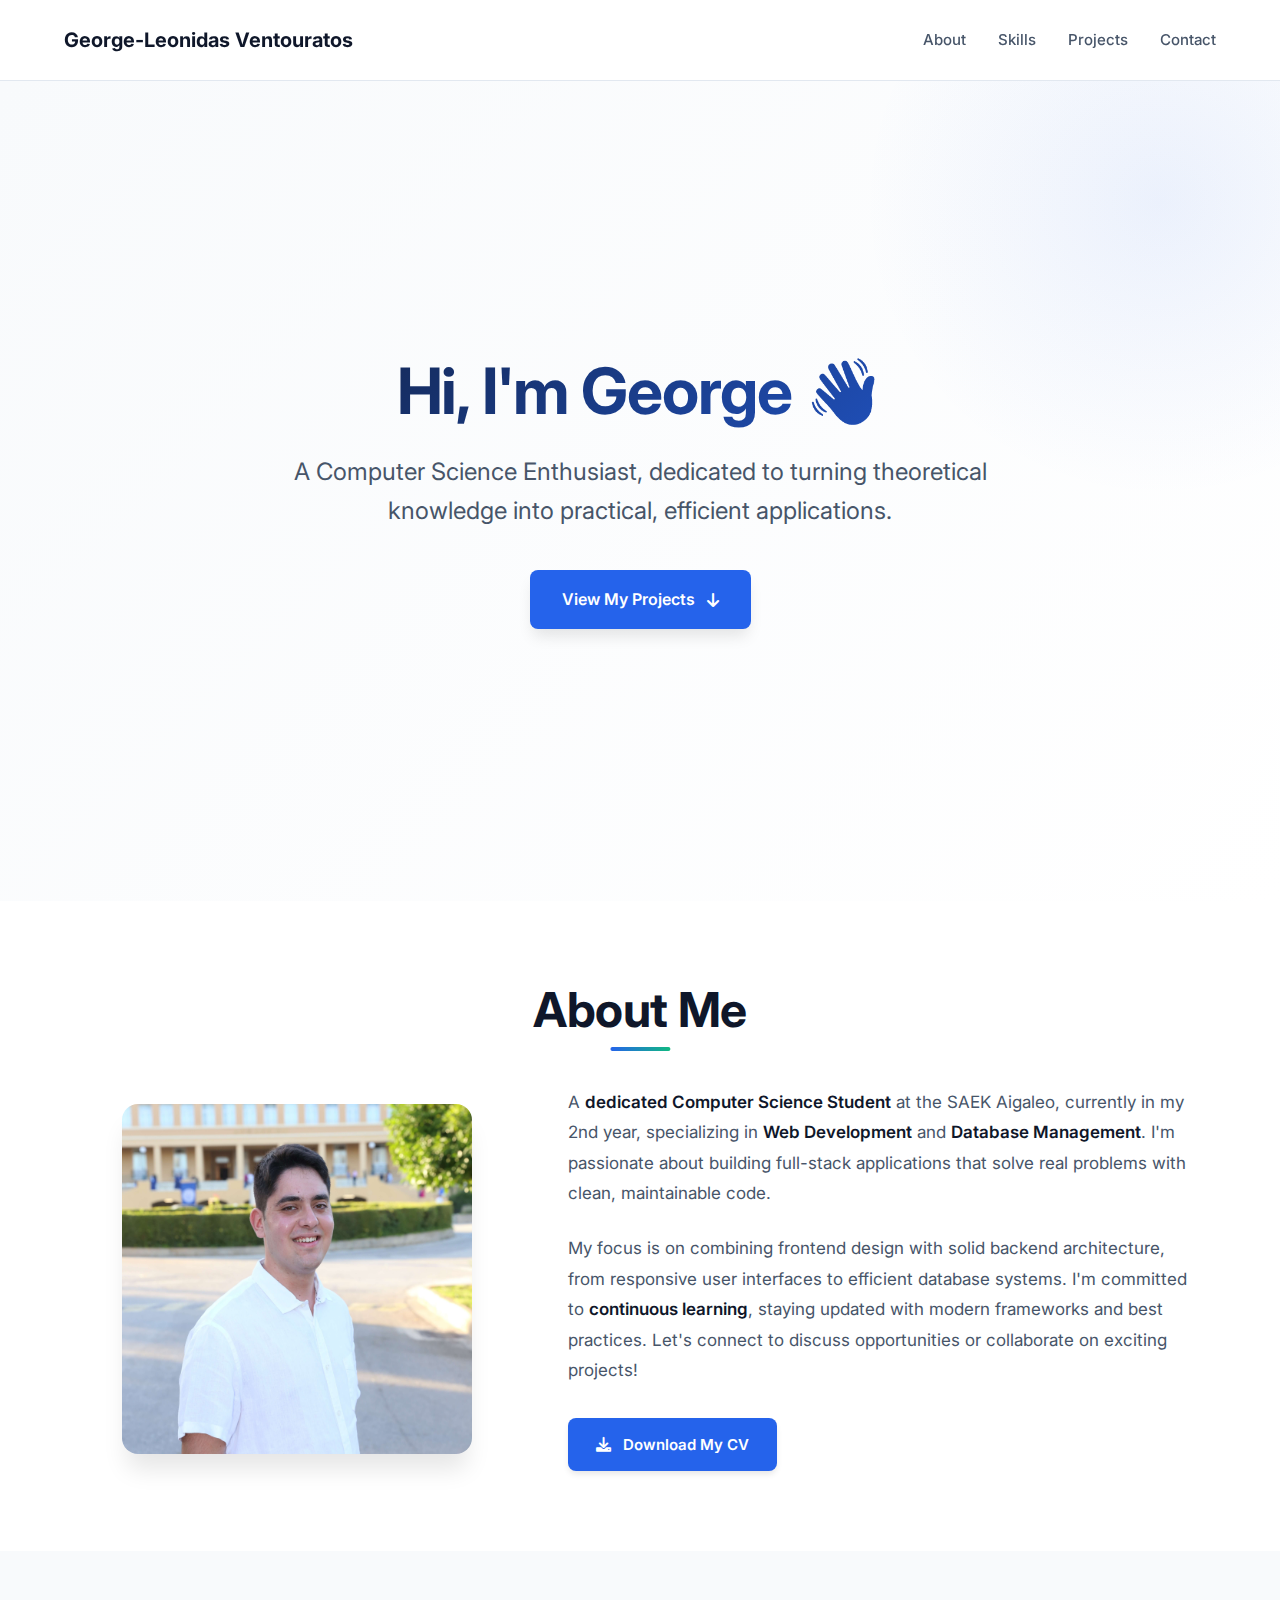
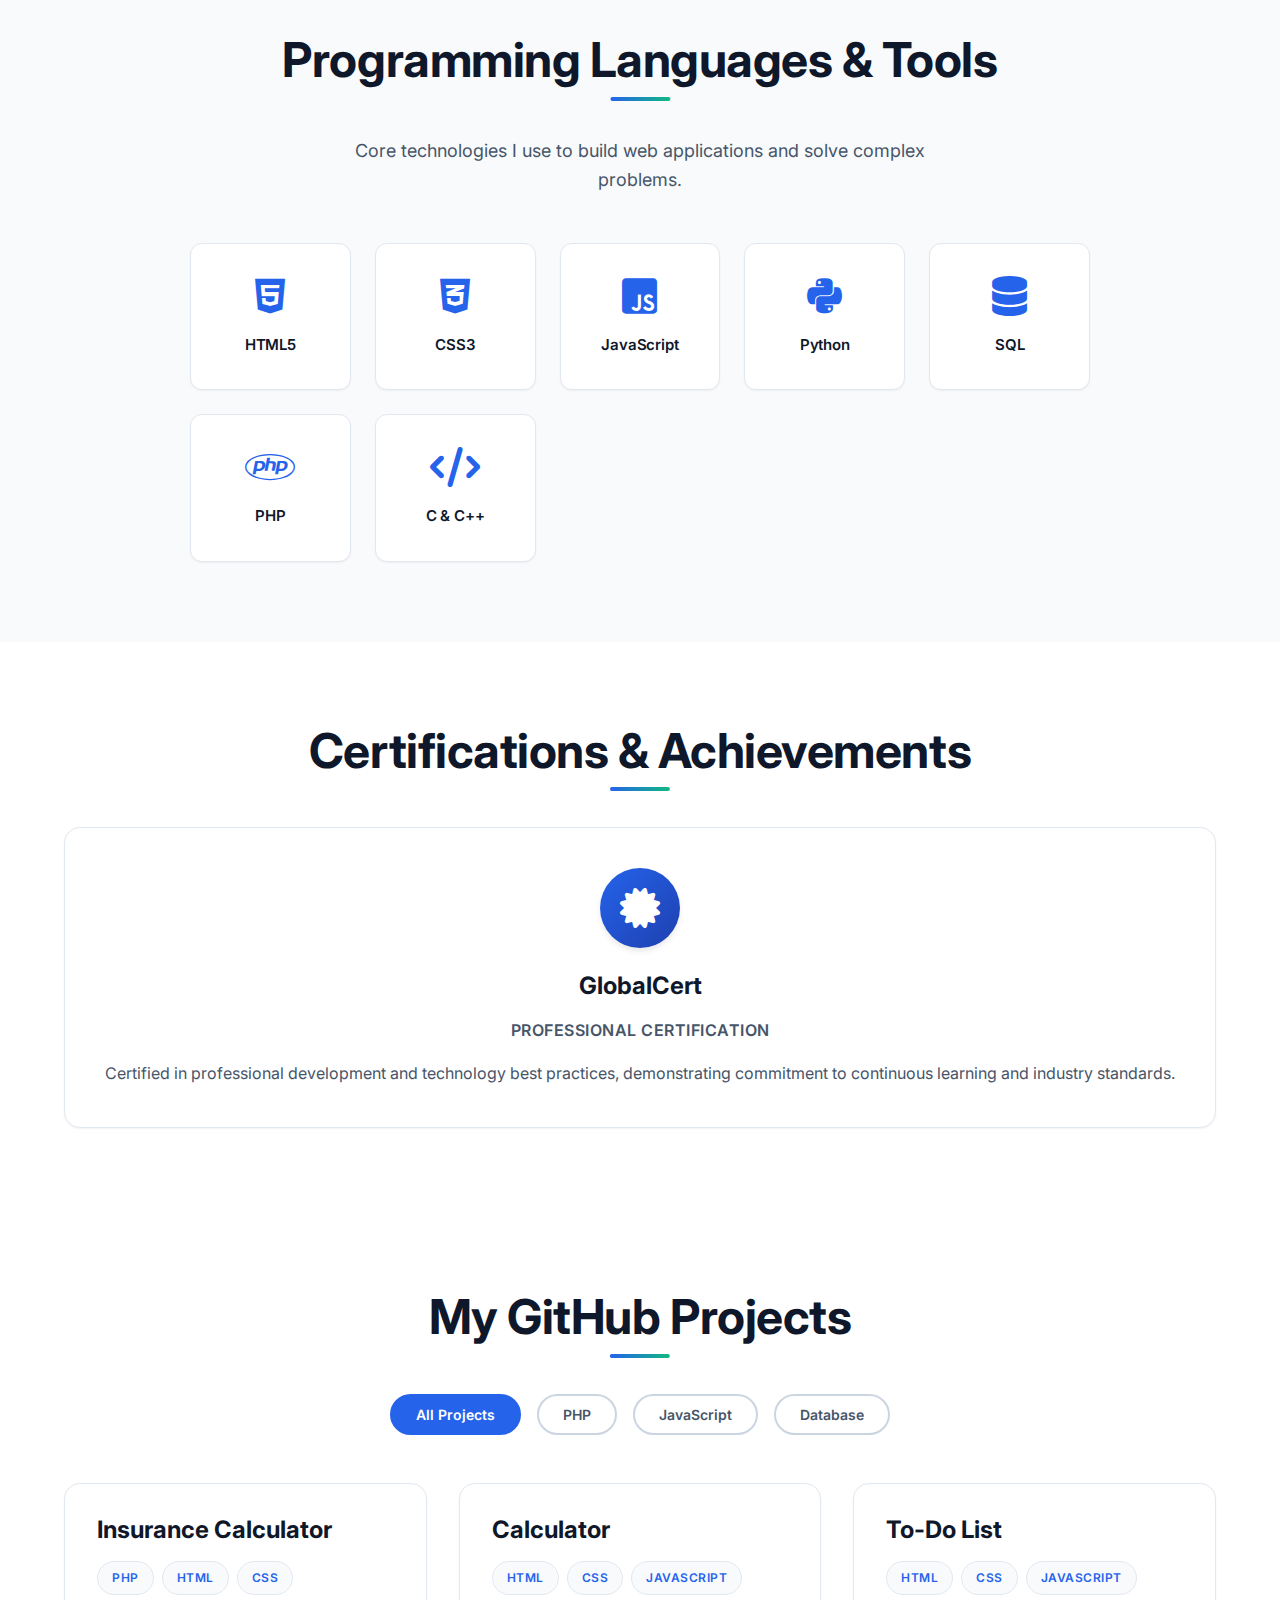
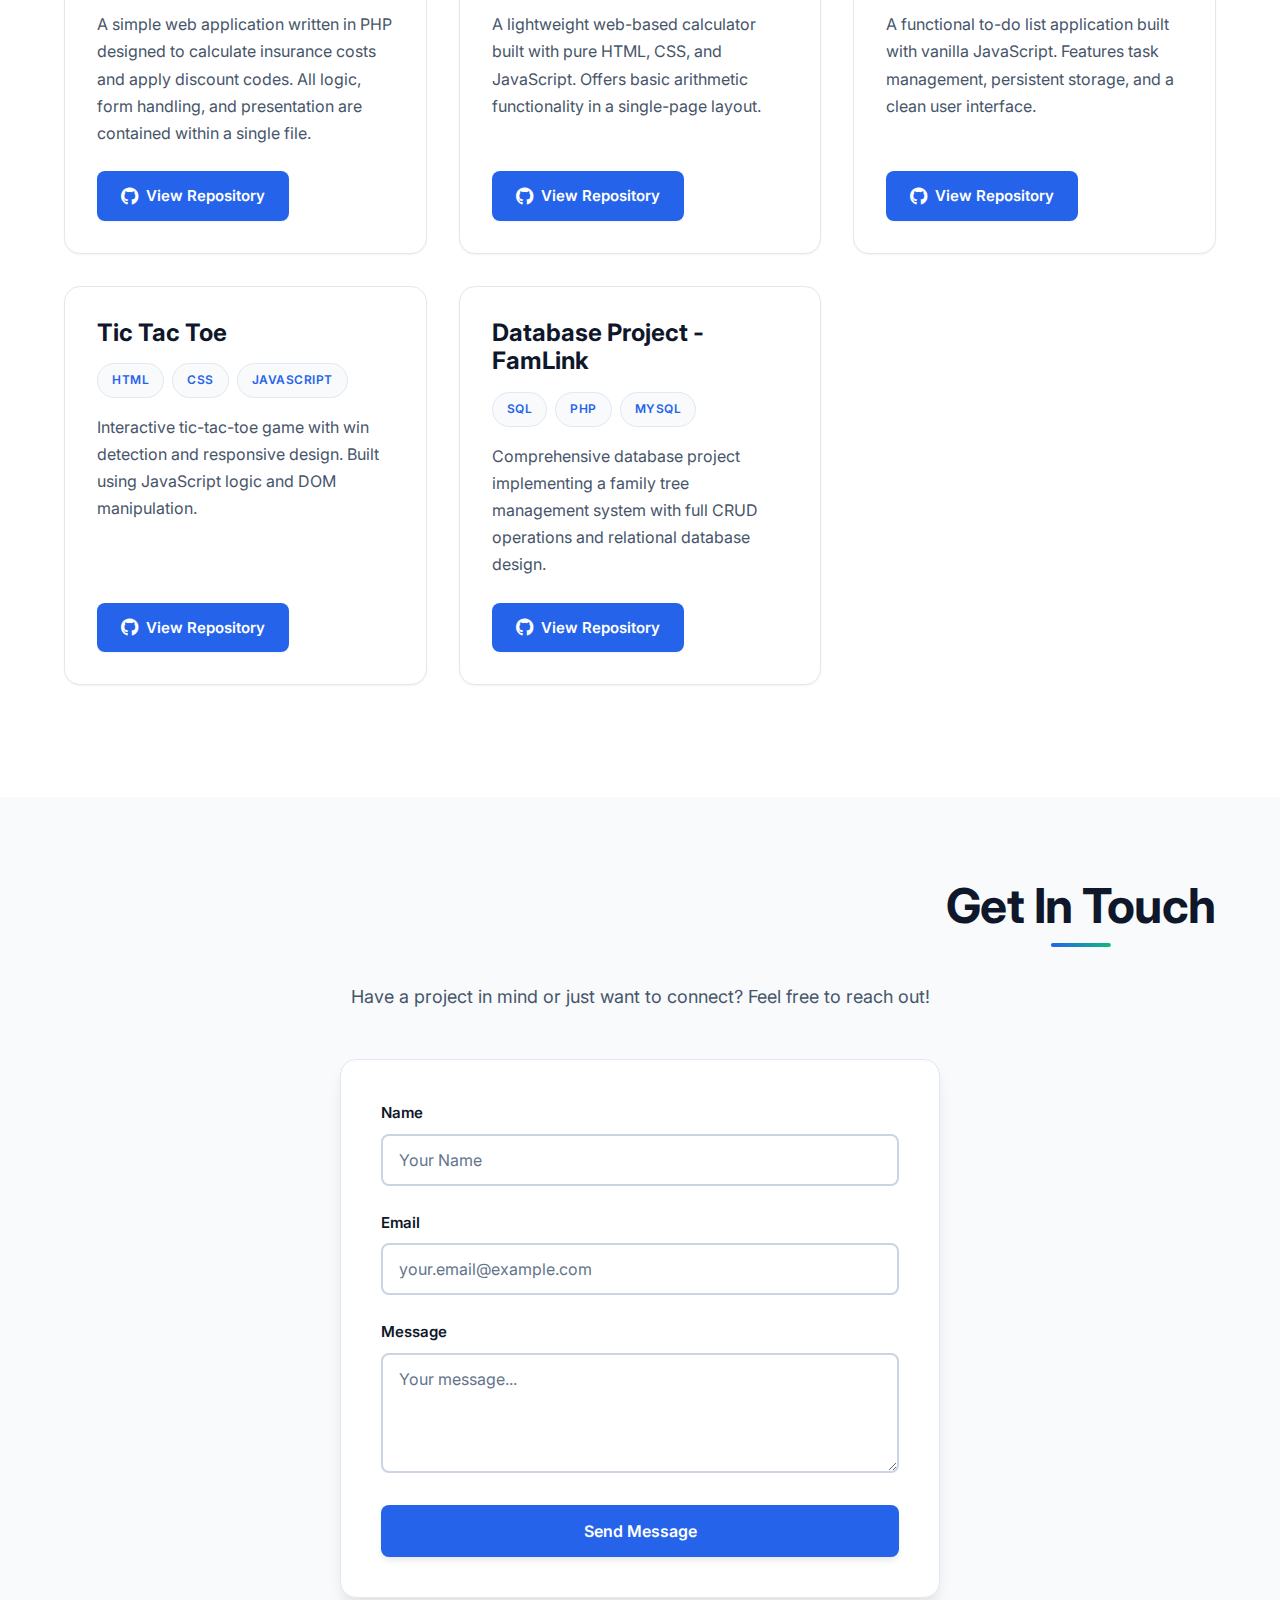
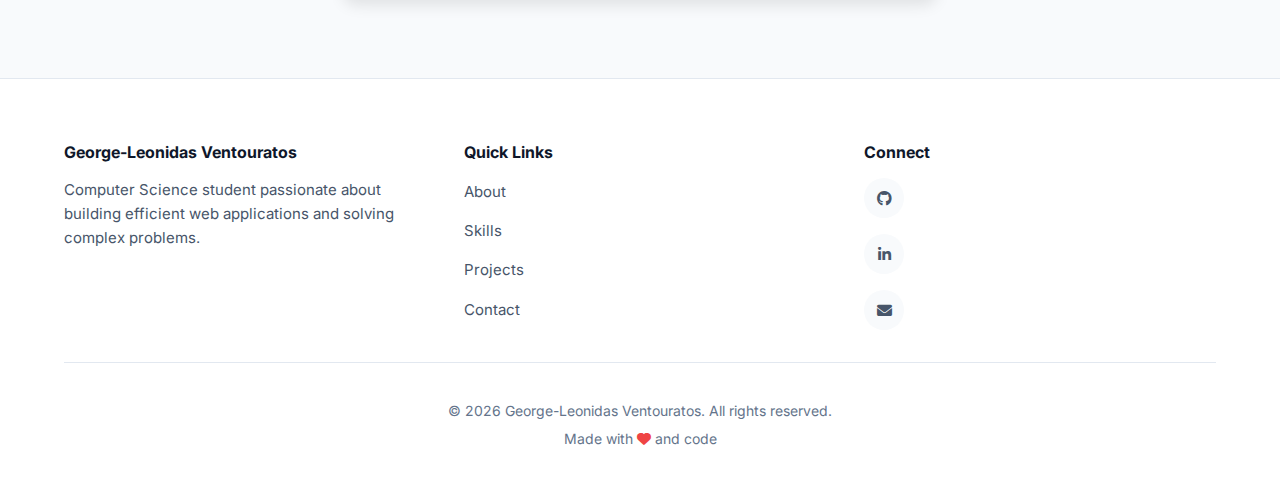
<file: index.html>
<!DOCTYPE html>
<html lang="en">
<head>
    <meta charset="UTF-8">
    <meta name="viewport" content="width=device-width, initial-scale=1.0">
    <meta name="description" content="George-Leonidas Ventouratos - Computer Science student & Web Developer. Portfolio showcasing web development, database management, and programming projects.">
    <meta name="keywords" content="Web Developer, Computer Science, HTML, CSS, JavaScript, PHP, Python, SQL, Portfolio">
    <meta name="author" content="George-Leonidas Ventouratos">
    <meta property="og:title" content="George-Leonidas Ventouratos - Developer Portfolio">
    <meta property="og:description" content="Explore my web development projects, skills, and experience in computer science.">
    <meta property="og:type" content="website">
    <meta name="theme-color" content="#2563eb">
    <title>George-Leonidas Ventouratos | Full Stack Developer Portfolio</title>
    <link rel="icon" type="image/x-icon" href="img/favicon.ico">
    
    <!-- Stylesheets -->
    <link rel="stylesheet" href="CSS/base.css">
    <link rel="stylesheet" href="CSS/header.css">
    <link rel="stylesheet" href="CSS/hero.css">
    <link rel="stylesheet" href="CSS/about.css">
    <link rel="stylesheet" href="CSS/skills.css">
    <link rel="stylesheet" href="CSS/certifications.css">
    <link rel="stylesheet" href="CSS/projects.css">
    <link rel="stylesheet" href="CSS/contact.css">
    <link rel="stylesheet" href="CSS/footer.css">
    <link rel="stylesheet" href="CSS/navigation.css">
    
    <!-- External Resources -->
    <link rel="stylesheet" href="https://cdnjs.cloudflare.com/ajax/libs/font-awesome/6.0.0-beta3/css/all.min.css">
    <link rel="preconnect" href="https://fonts.googleapis.com">
    <link rel="preconnect" href="https://fonts.gstatic.com" crossorigin>
    <link href="https://fonts.googleapis.com/css2?family=Inter:wght@400;500;600;700;800&display=swap" rel="stylesheet">
</head>
<body>

    <!-- Skip Link for Accessibility -->
    <a href="#main-content" class="skip-link">Skip to main content</a>

    <!-- Scroll to Top Button -->
    <button id="scrollToTopBtn" class="scroll-to-top" aria-label="Scroll to top">
        <i class="fas fa-arrow-up"></i>
    </button>

    <!-- Header -->
    <header id="header">
        <div class="container">
            <div class="logo">
                <a href="#hero">George-Leonidas Ventouratos</a>
            </div>
            
            <button id="hamburger" class="hamburger" aria-label="Toggle menu" aria-expanded="false">
                <span></span>
                <span></span>
                <span></span>
            </button>
            
            <nav id="nav-menu">
                <ul>
                    <li><a href="#about">About</a></li>
                    <li><a href="#skills">Skills</a></li>
                    <li><a href="#projects">Projects</a></li>
                    <li><a href="#contact">Contact</a></li>
                </ul>
            </nav>
        </div>
    </header>

    <!-- Main Content -->
    <main id="main-content">
        
        <!-- Hero Section -->
        <section id="hero" class="hero-section">
            <div class="container">
                <h1>Hi, I'm George 👋</h1>
                <p class="tagline">A Computer Science Enthusiast, dedicated to turning theoretical knowledge into practical, efficient applications.</p>
                <a href="#projects" class="cta-button">
                    View My Projects
                    <i class="fas fa-arrow-down"></i>
                </a>
            </div>
        </section>
        
        <!-- About Section -->
        <section id="about" class="section">
            <div class="container">
                <h2>About Me</h2>
                
                <div class="about-content">
                    <div class="about-image">
                        <img src="img/profile.jpeg" alt="George-Leonidas Ventouratos - Profile Picture">
                    </div>
                    
                    <div class="about-text">
                        <p>
                            A <b>dedicated Computer Science Student</b> at the SAEK Aigaleo, currently in my 2nd year, specializing in <b>Web Development</b> and <b>Database Management</b>. I'm passionate about building full-stack applications that solve real problems with clean, maintainable code.
                        </p>
                        <p>
                            My focus is on combining frontend design with solid backend architecture, from responsive user interfaces to efficient database systems. I'm committed to <b>continuous learning</b>, staying updated with modern frameworks and best practices. Let's connect to discuss opportunities or collaborate on exciting projects!
                        </p>
                        
                        <div class="cv-download">
                            <a href="CV_ENG.pdf" download="Ventouratos-Georgios.Leonidas-CV.pdf" class="download-btn">
                                <i class="fas fa-download"></i>
                                Download My CV
                            </a>
                        </div>
                    </div>
                </div>
            </div>
        </section>

        <!-- Skills Section -->
        <section id="skills" class="section skills-section">
            <div class="container">
                <h2>Programming Languages & Tools</h2>
                <p class="skills-subtitle">Core technologies I use to build web applications and solve complex problems.</p>
                
                <div class="skills-grid">
                    <div class="skill-item">
                        <i class="fab fa-html5"></i>
                        <span>HTML5</span>
                    </div>
                    <div class="skill-item">
                        <i class="fab fa-css3-alt"></i>
                        <span>CSS3</span>
                    </div>
                    <div class="skill-item">
                        <i class="fab fa-js-square"></i>
                        <span>JavaScript</span>
                    </div>
                    <div class="skill-item">
                        <i class="fab fa-python"></i>
                        <span>Python</span>
                    </div>
                    <div class="skill-item">
                        <i class="fas fa-database"></i>
                        <span>SQL</span>
                    </div>
                    <div class="skill-item">
                        <i class="fab fa-php"></i>
                        <span>PHP</span>
                    </div>
                    <div class="skill-item">
                        <i class="fas fa-code"></i>
                        <span>C & C++</span>
                    </div>
                </div>
            </div>
        </section>

        <!-- Certifications Section -->
        <section id="certifications" class="section certifications-section">
            <div class="container">
                <h2>Certifications & Achievements</h2>
                <div class="certifications-grid">
                    <div class="cert-item">
                        <div class="cert-icon">
                            <i class="fas fa-certificate"></i>
                        </div>
                        <h3>GlobalCert</h3>
                        <p class="cert-issuer">Professional Certification</p>
                        <p>Certified in professional development and technology best practices, demonstrating commitment to continuous learning and industry standards.</p>
                    </div>
                </div>
            </div>
        </section>

        <!-- Projects Section -->
        <section id="projects" class="section projects-section">
            <div class="container">
                <h2>My GitHub Projects</h2>
                
                <!-- Filter Buttons -->
                <div class="filter-container">
                    <button class="filter-btn active" data-filter="all">All Projects</button>
                    <button class="filter-btn" data-filter="php">PHP</button>
                    <button class="filter-btn" data-filter="javascript">JavaScript</button>
                    <button class="filter-btn" data-filter="database">Database</button>
                </div>
                
                <div class="project-grid">
                    <!-- Insurance Calculator -->
                    <div class="project-card" data-category="php">
                        <h3>Insurance Calculator</h3>
                        <div class="tech-tags-container">
                            <span class="tech-tag">PHP</span>
                            <span class="tech-tag">HTML</span>
                            <span class="tech-tag">CSS</span>
                        </div>
                        <p>A simple web application written in PHP designed to calculate insurance costs and apply discount codes. All logic, form handling, and presentation are contained within a single file.</p>
                        <a href="https://github.com/GeorgeVento/insurance-calculator" target="_blank" class="project-link">
                            <i class="fab fa-github"></i>
                            View Repository
                        </a>
                    </div>

                    <!-- Calculator -->
                    <div class="project-card" data-category="javascript">
                        <h3>Calculator</h3>
                        <div class="tech-tags-container">
                            <span class="tech-tag">HTML</span>
                            <span class="tech-tag">CSS</span>
                            <span class="tech-tag">JavaScript</span>
                        </div>
                        <p>A lightweight web-based calculator built with pure HTML, CSS, and JavaScript. Offers basic arithmetic functionality in a single-page layout.</p>
                        <a href="https://github.com/GeorgeVento/Calculator" target="_blank" class="project-link">
                            <i class="fab fa-github"></i>
                            View Repository
                        </a>
                    </div>

                    <!-- To-Do List -->
                    <div class="project-card" data-category="javascript">
                        <h3>To-Do List</h3>
                        <div class="tech-tags-container">
                            <span class="tech-tag">HTML</span>
                            <span class="tech-tag">CSS</span>
                            <span class="tech-tag">JavaScript</span>
                        </div>
                        <p>A functional to-do list application built with vanilla JavaScript. Features task management, persistent storage, and a clean user interface.</p>
                        <a href="https://github.com/GeorgeVento/ToDoList" target="_blank" class="project-link">
                            <i class="fab fa-github"></i>
                            View Repository
                        </a>
                    </div>

                    <!-- Tic Tac Toe -->
                    <div class="project-card" data-category="javascript">
                        <h3>Tic Tac Toe</h3>
                        <div class="tech-tags-container">
                            <span class="tech-tag">HTML</span>
                            <span class="tech-tag">CSS</span>
                            <span class="tech-tag">JavaScript</span>
                        </div>
                        <p>Interactive tic-tac-toe game with win detection and responsive design. Built using JavaScript logic and DOM manipulation.</p>
                        <a href="https://github.com/GeorgeVento/TicTacToe" target="_blank" class="project-link">
                            <i class="fab fa-github"></i>
                            View Repository
                        </a>
                    </div>

                    <!-- Database Project -->
                    <div class="project-card" data-category="database php">
                        <h3>Database Project - FamLink</h3>
                        <div class="tech-tags-container">
                            <span class="tech-tag">SQL</span>
                            <span class="tech-tag">PHP</span>
                            <span class="tech-tag">MySQL</span>
                        </div>
                        <p>Comprehensive database project implementing a family tree management system with full CRUD operations and relational database design.</p>
                        <a href="https://github.com/GeorgeVento/FamLink" target="_blank" class="project-link">
                            <i class="fab fa-github"></i>
                            View Repository
                        </a>
                    </div>
                </div>
            </div>
        </section>

        <!-- Contact Section -->
        <section id="contact" class="section contact-section">
            <div class="container">
                <div class="contact-header">
                    <h2>Get In Touch</h2>
                    <p>Have a project in mind or just want to connect? Feel free to reach out!</p>
                </div>
                
                <div class="contact-wrapper">
                    <form id="contact-form" class="contact-form">
                        <div class="form-group">
                            <label for="name">Name</label>
                            <input type="text" id="name" name="name" placeholder="Your Name" required>
                        </div>
                        
                        <div class="form-group">
                            <label for="email">Email</label>
                            <input type="email" id="email" name="email" placeholder="your.email@example.com" required>
                        </div>
                        
                        <div class="form-group">
                            <label for="message">Message</label>
                            <textarea id="message" name="message" placeholder="Your message..." required></textarea>
                        </div>
                        
                        <button type="submit" id="submit-btn" class="submit-button">
                            <span class="btn-text">Send Message</span>
                            <span class="btn-loader hidden">Sending...</span>
                        </button>
                        
                        <div id="form-message" class="form-message hidden"></div>
                    </form>
                </div>
            </div>
        </section>

    </main>

    <!-- Footer -->
    <footer class="modern-footer">
        <div class="container">
            <div class="footer-content">
                <!-- About Section -->
                <div class="footer-section">
                    <h4>George-Leonidas Ventouratos</h4>
                    <p>Computer Science student passionate about building efficient web applications and solving complex problems.</p>
                </div>
                
                <!-- Quick Links -->
                <div class="footer-section footer-links">
                    <h4>Quick Links</h4>
                    <ul>
                        <li><a href="#about">About</a></li>
                        <li><a href="#skills">Skills</a></li>
                        <li><a href="#projects">Projects</a></li>
                        <li><a href="#contact">Contact</a></li>
                    </ul>
                </div>
                
                <!-- Social Media -->
                <div class="footer-section footer-socials">
                    <h4>Connect</h4>
                    <ul class="socials">
                        <li><a href="https://github.com/GeorgeVento" target="_blank" aria-label="GitHub"><i class="fab fa-github"></i></a></li>
                        <li><a href="https://www.linkedin.com/in/george-leonidas-ventouratos-660709217/" target="_blank" aria-label="LinkedIn"><i class="fab fa-linkedin-in"></i></a></li>
                        <li><a href="mailto:ventouratos.george@gmail.com" aria-label="Email"><i class="fas fa-envelope"></i></a></li>
                    </ul>
                </div>
            </div>
            
            <div class="footer-bottom">
                <div class="container">
                    <p class="legal">&copy; 2026 George-Leonidas Ventouratos. All rights reserved.</p>
                    <p class="legal-secondary">Made with <i class="fa-solid fa-heart"></i> and code</p>
                </div>
            </div>
        </div>
    </footer>

    <!-- Scripts -->
    <script>
        // Initialize on page load
        document.addEventListener('DOMContentLoaded', function() {
            initScrollToTop();
            initMobileMenu();
            initProjectFilters();
            initSmoothScroll();
            initFormValidation();
            initHeaderScroll();
        });

        // Header scroll effect
        function initHeaderScroll() {
            const header = document.getElementById('header');
            let lastScroll = 0;

            window.addEventListener('scroll', () => {
                const currentScroll = window.pageYOffset;
                
                if (currentScroll > 100) {
                    header.classList.add('scrolled');
                } else {
                    header.classList.remove('scrolled');
                }
                
                lastScroll = currentScroll;
            });
        }

        // Scroll to Top Button
        function initScrollToTop() {
            const scrollBtn = document.getElementById('scrollToTopBtn');
            
            window.addEventListener('scroll', () => {
                if (window.pageYOffset > 300) {
                    scrollBtn.classList.add('show');
                } else {
                    scrollBtn.classList.remove('show');
                }
            });
            
            scrollBtn.addEventListener('click', () => {
                window.scrollTo({
                    top: 0,
                    behavior: 'smooth'
                });
            });
        }

        // Mobile Menu
        function initMobileMenu() {
            const hamburger = document.getElementById('hamburger');
            const navMenu = document.getElementById('nav-menu');
            
            // Create overlay
            const overlay = document.createElement('div');
            overlay.className = 'menu-overlay';
            document.body.appendChild(overlay);
            
            function closeMenu() {
                navMenu.classList.remove('active');
                hamburger.classList.remove('active');
                overlay.classList.remove('active');
                hamburger.setAttribute('aria-expanded', 'false');
                document.body.style.overflow = '';
            }
            
            function openMenu() {
                navMenu.classList.add('active');
                hamburger.classList.add('active');
                overlay.classList.add('active');
                hamburger.setAttribute('aria-expanded', 'true');
                document.body.style.overflow = 'hidden';
            }
            
            hamburger.addEventListener('click', () => {
                if (navMenu.classList.contains('active')) {
                    closeMenu();
                } else {
                    openMenu();
                }
            });
            
            overlay.addEventListener('click', closeMenu);
            
            // Close menu when clicking nav links
            navMenu.querySelectorAll('a').forEach(link => {
                link.addEventListener('click', closeMenu);
            });
            
            // Close on escape key
            document.addEventListener('keydown', (e) => {
                if (e.key === 'Escape' && navMenu.classList.contains('active')) {
                    closeMenu();
                }
            });
        }

        // Project Filters
        function initProjectFilters() {
            const filterBtns = document.querySelectorAll('.filter-btn');
            const projectCards = document.querySelectorAll('.project-card');
            
            filterBtns.forEach(btn => {
                btn.addEventListener('click', () => {
                    // Update active button
                    filterBtns.forEach(b => b.classList.remove('active'));
                    btn.classList.add('active');
                    
                    const filter = btn.getAttribute('data-filter');
                    
                    // Filter projects
                    projectCards.forEach(card => {
                        const categories = card.getAttribute('data-category').split(' ');
                        
                        if (filter === 'all' || categories.includes(filter)) {
                            card.classList.remove('hidden');
                            card.style.animation = 'fadeInScale 0.5s ease-out';
                        } else {
                            card.classList.add('hidden');
                        }
                    });
                });
            });
        }

        // Smooth Scroll for Anchor Links
        function initSmoothScroll() {
            document.querySelectorAll('a[href^="#"]').forEach(anchor => {
                anchor.addEventListener('click', function (e) {
                    const href = this.getAttribute('href');
                    if (href === '#') return;
                    
                    e.preventDefault();
                    const target = document.querySelector(href);
                    
                    if (target) {
                        target.scrollIntoView({
                            behavior: 'smooth',
                            block: 'start'
                        });
                    }
                });
            });
        }

        // Form Validation
        function initFormValidation() {
            const form = document.getElementById('contact-form');
            const inputs = form.querySelectorAll('input, textarea');
            
            inputs.forEach(input => {
                input.addEventListener('blur', () => validateField(input));
                input.addEventListener('input', () => {
                    if (input.classList.contains('error')) {
                        validateField(input);
                    }
                });
            });
        }

        function validateField(field) {
            if (field.checkValidity()) {
                field.classList.remove('error');
                field.classList.add('valid');
            } else {
                field.classList.remove('valid');
                field.classList.add('error');
            }
        }
    </script>

    <!-- EmailJS Integration -->
    <script src="https://cdn.emailjs.com/sdk/2.3.2/email.min.js"></script>
    <script>
        // EmailJS Configuration
        const SERVICE_ID = 'service_eskwzv4';
        const USER_ID = '1SQJnbQyaGHq7IlAa';
        const TEMPLATE_NOTIFICATION = 'template_1aelipb';
        const TEMPLATE_AUTOREPLY = 'template_fc2hzu5';
        const REDIRECT_URL = 'https://georgevento.github.io/portfolio/success.html';
        
        emailjs.init(USER_ID);

        document.getElementById('contact-form').addEventListener('submit', function(event) {
            event.preventDefault();
            
            const form = this;
            const submitBtn = document.getElementById('submit-btn');
            const btnText = submitBtn.querySelector('.btn-text');
            const btnLoader = submitBtn.querySelector('.btn-loader');
            const formMessage = document.getElementById('form-message');
            
            // Show loading state
            submitBtn.disabled = true;
            btnText.classList.add('hidden');
            btnLoader.classList.remove('hidden');
            formMessage.classList.add('hidden');
            
            // Send emails
            emailjs.sendForm(SERVICE_ID, TEMPLATE_NOTIFICATION, form)
                .then(() => emailjs.sendForm(SERVICE_ID, TEMPLATE_AUTOREPLY, form))
                .then(() => {
                    window.location.href = REDIRECT_URL;
                })
                .catch((error) => {
                    console.error('Error:', error);
                    submitBtn.disabled = false;
                    btnText.classList.remove('hidden');
                    btnLoader.classList.add('hidden');
                    formMessage.textContent = 'An error occurred. Please try again.';
                    formMessage.classList.remove('hidden', 'success');
                    formMessage.classList.add('error');
                });
        });
    </script>

<script>
    // Mobile Menu Logic
    const hamburger = document.querySelector('.hamburger');
    const nav = document.querySelector('nav');
    const menuOverlay = document.querySelector('.menu-overlay');

    function toggleMenu() {
        hamburger.classList.toggle('active');
        nav.classList.toggle('active');
        menuOverlay.classList.toggle('active');
        document.body.style.overflow = nav.classList.contains('active') ? 'hidden' : '';
    }

    if(hamburger) {
        hamburger.addEventListener('click', toggleMenu);
    }
    
    if(menuOverlay) {
        menuOverlay.addEventListener('click', toggleMenu);
    }

    document.querySelectorAll('nav ul li a').forEach(link => {
        link.addEventListener('click', () => {
            if (nav.classList.contains('active')) toggleMenu();
        });
    });
</script>

</body>
</html>
</file>
<file: CSS/base.css>
/*
============================================================
BASE.CSS - MODERNIZED VERSION
------------------------------------------------------------
Clean, professional color scheme with smooth scrolling
============================================================
*/
:root {
    /* Modern Color Palette */
    --primary: #2563eb;
    --primary-light: #3b82f6;
    --primary-dark: #1e40af;
    --accent: #10b981;
    --accent-dark: #059669;
    
    /* Neutral Colors */
    --bg-primary: #ffffff;
    --bg-secondary: #f8fafc;
    --bg-tertiary: #f1f5f9;
    
    /* Text Colors */
    --text-primary: #0f172a;
    --text-secondary: #475569;
    --text-tertiary: #64748b;
    
    /* Borders & Shadows */
    --border-light: #e2e8f0;
    --border-medium: #cbd5e1;
    --shadow-sm: 0 1px 2px 0 rgba(0, 0, 0, 0.05);
    --shadow-md: 0 4px 6px -1px rgba(0, 0, 0, 0.1);
    --shadow-lg: 0 10px 15px -3px rgba(0, 0, 0, 0.1);
    --shadow-xl: 0 20px 25px -5px rgba(0, 0, 0, 0.1);
    
    /* Spacing */
    --section-padding: 80px;
    --container-padding: 24px;
}

/* Smooth Scrolling - Fixed */
html {
    scroll-behavior: smooth;
    scroll-padding-top: 80px;
}

* {
    margin: 0;
    padding: 0;
    box-sizing: border-box;
}

body {
    overflow-x: hidden;
    width: 100%;
    position: relative;
    font-family: 'Inter', -apple-system, BlinkMacSystemFont, 'Segoe UI', Roboto, sans-serif;
    background-color: var(--bg-primary);
    color: var(--text-primary);
    line-height: 1.7;
    -webkit-font-smoothing: antialiased;
    -moz-osx-font-smoothing: grayscale;
}

/* Container */
.container {
    width: 100%;
    max-width: 1200px;
    margin: 0 auto;
    padding: 0 var(--container-padding);
}

/* Typography */
h1, h2, h3, h4, h5, h6 {
    font-weight: 700;
    line-height: 1.2;
    color: var(--text-primary);
}

h1 {
    font-size: clamp(2.5rem, 5vw, 4rem);
    letter-spacing: -0.02em;
}

h2 {
    font-size: clamp(2rem, 4vw, 3rem);
    letter-spacing: -0.01em;
    margin-bottom: 1rem;
}

h3 {
    font-size: clamp(1.5rem, 3vw, 2rem);
}

p {
    font-size: 1.0625rem;
    line-height: 1.7;
    color: var(--text-secondary);
}

/* Section Styling */
.section {
    padding: var(--section-padding) 0;
    position: relative;
}

.section h2 {
    text-align: center;
    margin-bottom: 3rem;
    position: relative;
    display: inline-block;
    left: 50%;
    transform: translateX(-50%);
}

.section h2::after {
    content: '';
    position: absolute;
    bottom: -12px;
    left: 50%;
    transform: translateX(-50%);
    width: 60px;
    height: 4px;
    background: linear-gradient(90deg, var(--primary), var(--accent));
    border-radius: 2px;
}

/* Links */
a {
    text-decoration: none;
    color: var(--primary);
    transition: all 0.3s cubic-bezier(0.4, 0, 0.2, 1);
}

a:hover {
    color: var(--primary-dark);
}

/* Buttons */
button, .btn {
    cursor: pointer;
    border: none;
    font-family: inherit;
    font-weight: 600;
    transition: all 0.3s cubic-bezier(0.4, 0, 0.2, 1);
}

/* Animations */
@keyframes fadeIn {
    from {
        opacity: 0;
        transform: translateY(20px);
    }
    to {
        opacity: 1;
        transform: translateY(0);
    }
}

@keyframes slideUp {
    from {
        opacity: 0;
        transform: translateY(30px);
    }
    to {
        opacity: 1;
        transform: translateY(0);
    }
}

/* Responsive */
@media (max-width: 768px) {
    :root {
        --section-padding: 3rem 0;
    }

    h1 { font-size: 2rem !important; }
    h2 { font-size: 1.75rem !important; }

    .container {
        padding: 0 1.25rem;
    }
    
    button, .btn, a.download-btn {
        min-height: 48px;
        display: flex;
        align-items: center;
        justify-content: center;
    }
}
</file>
<file: CSS/header.css>
/*
============================================================
HEADER.CSS - MODERNIZED
------------------------------------------------------------
Clean, minimal header with smooth transitions
============================================================
*/

header {
    position: sticky;
    top: 0;
    z-index: 1000;
    background: rgba(255, 255, 255, 0.95);
    backdrop-filter: blur(10px);
    -webkit-backdrop-filter: blur(10px);
    border-bottom: 1px solid var(--border-light);
    transition: all 0.3s ease;
}

header.scrolled {
    box-shadow: var(--shadow-md);
}

header .container {
    display: flex;
    justify-content: space-between;
    align-items: center;
    height: 80px;
}

/* Logo */
.logo a {
    font-size: 1.25rem;
    font-weight: 700;
    color: var(--text-primary);
    transition: color 0.3s ease;
}

.logo a:hover {
    color: var(--primary);
}

/* Navigation */
nav ul {
    display: flex;
    list-style: none;
    gap: 2rem;
    align-items: center;
}

nav ul li a {
    font-size: 0.9375rem;
    font-weight: 500;
    color: var(--text-secondary);
    position: relative;
    padding: 0.5rem 0;
    transition: color 0.3s ease;
}

nav ul li a::after {
    content: '';
    position: absolute;
    bottom: 0;
    left: 0;
    width: 0;
    height: 2px;
    background: var(--primary);
    transition: width 0.3s ease;
}

nav ul li a:hover {
    color: var(--primary);
}

nav ul li a:hover::after,
nav ul li a.active::after {
    width: 100%;
}

/* Hamburger Menu */
.hamburger {
    display: none;
    flex-direction: column;
    gap: 5px;
    background: none;
    padding: 8px;
}

.hamburger span {
    width: 24px;
    height: 2px;
    background: var(--text-primary);
    transition: all 0.3s ease;
    border-radius: 2px;
}

.hamburger.active span:nth-child(1) {
    transform: rotate(45deg) translate(6px, 6px);
}

.hamburger.active span:nth-child(2) {
    opacity: 0;
}

.hamburger.active span:nth-child(3) {
    transform: rotate(-45deg) translate(6px, -6px);
}

/* Mobile Menu Overlay */
.menu-overlay {
    display: none;
    position: fixed;
    top: 0;
    left: 0;
    right: 0;
    bottom: 0;
    background: rgba(0, 0, 0, 0.5);
    z-index: 998;
    opacity: 0;
    transition: opacity 0.3s ease;
}

.menu-overlay.active {
    opacity: 1;
}

/* Responsive */
@media (max-width: 768px) {
    header .container {
        height: 70px;
    }
    
    .hamburger {
        display: flex;
    }
    
    nav {
        position: fixed;
        top: 0;
        right: -100%;
        width: 280px;
        height: 100vh;
        background: var(--bg-primary);
        box-shadow: var(--shadow-xl);
        transition: right 0.3s cubic-bezier(0.4, 0, 0.2, 1);
        z-index: 999;
    }
    
    nav.active {
        right: 0;
    }
    
    nav ul {
        flex-direction: column;
        gap: 0;
        padding: 100px 0 40px;
        align-items: stretch;
    }
    
    nav ul li {
        border-bottom: 1px solid var(--border-light);
    }
    
    nav ul li a {
        display: block;
        padding: 1.25rem 2rem;
        font-size: 1rem;
    }
    
    nav ul li a::after {
        display: none;
    }
    
    .menu-overlay {
        display: block;
    }
}
</file>
<file: CSS/hero.css>
/*
============================================================
HERO.CSS - MODERNIZED
------------------------------------------------------------
Clean, impactful hero section
============================================================
*/

.hero-section {
    min-height: calc(100vh - 80px);
    display: flex;
    align-items: center;
    background: linear-gradient(135deg, #f8fafc 0%, #ffffff 100%);
    position: relative;
    overflow: hidden;
}

.hero-section::before {
    content: '';
    position: absolute;
    top: 0;
    right: 0;
    width: 600px;
    height: 600px;
    background: radial-gradient(circle, rgba(37, 99, 235, 0.08) 0%, transparent 70%);
    border-radius: 50%;
    transform: translate(30%, -30%);
}

.hero-section .container {
    position: relative;
    z-index: 1;
    text-align: center;
    animation: fadeIn 0.8s ease-out;
}

.hero-section h1 {
    margin-bottom: 1.5rem;
    background: linear-gradient(135deg, var(--text-primary) 0%, var(--primary) 100%);
    -webkit-background-clip: text;
    -webkit-text-fill-color: transparent;
    background-clip: text;
}

.tagline {
    font-size: clamp(1.125rem, 2vw, 1.5rem);
    color: var(--text-secondary);
    max-width: 700px;
    margin: 0 auto 2.5rem;
    line-height: 1.6;
}

.cta-button {
    display: inline-flex;
    align-items: center;
    gap: 0.75rem;
    padding: 1rem 2rem;
    background: var(--primary);
    color: white;
    font-size: 1rem;
    font-weight: 600;
    border-radius: 8px;
    box-shadow: var(--shadow-lg);
    transition: all 0.3s cubic-bezier(0.4, 0, 0.2, 1);
}

.cta-button:hover {
    background: var(--primary-dark);
    transform: translateY(-2px);
    box-shadow: var(--shadow-xl);
    color: white;
}

.cta-button:active {
    transform: translateY(0);
}

@media (max-width: 768px) {
    .hero-section {
        min-height: calc(100vh - 70px);
        padding: 60px 0;
    }
    
    .tagline {
        margin-bottom: 2rem;
    }
    
    .cta-button {
        padding: 0.875rem 1.75rem;
        font-size: 0.9375rem;
    }
}

@media (max-width: 768px) {
    .hero-section::before {
        display: none; 
    }
}
</file>
<file: CSS/about.css>
/*
============================================================
ABOUT.CSS - MODERNIZED
------------------------------------------------------------
Clean about section with modern card design
============================================================
*/

.about-content {
    display: grid;
    grid-template-columns: 1fr 1.5fr;
    gap: 4rem;
    align-items: center;
    max-width: 1100px;
    margin: 0 auto;
}

.about-image {
    display: flex;
    justify-content: center;
    align-items: center;
}

.about-image img {
    width: 100%;
    max-width: 350px;
    height: auto;
    aspect-ratio: 1 / 1;
    object-fit: cover;
    border-radius: 16px;
    box-shadow: var(--shadow-xl);
    transition: transform 0.3s ease;
}

.about-image img:hover {
    transform: scale(1.02);
}

.about-text p {
    font-size: 1.0625rem;
    line-height: 1.8;
    color: var(--text-secondary);
    margin-bottom: 1.5rem;
}

.about-text p:last-of-type {
    margin-bottom: 2rem;
}

.about-text b {
    color: var(--text-primary);
    font-weight: 600;
}

.cv-download {
    margin-top: 2rem;
}

.download-btn {
    display: inline-flex;
    align-items: center;
    gap: 0.75rem;
    padding: 0.875rem 1.75rem;
    background: var(--primary);
    color: white;
    font-size: 0.9375rem;
    font-weight: 600;
    border-radius: 8px;
    box-shadow: var(--shadow-md);
    transition: all 0.3s cubic-bezier(0.4, 0, 0.2, 1);
}

.download-btn:hover {
    background: var(--primary-dark);
    transform: translateY(-2px);
    box-shadow: var(--shadow-lg);
    color: white;
}

.download-btn:active {
    transform: translateY(0);
}

@media (max-width: 968px) {
    .about-content {
        grid-template-columns: 1fr;
        gap: 2.5rem;
        text-align: center;
    }
    
    .about-image img {
        max-width: 280px;
    }
    
    .about-text p {
        font-size: 1rem;
    }
}

@media (max-width: 640px) {
    .about-image img {
        max-width: 240px;
    }
}
</file>
<file: CSS/skills.css>
/*
============================================================
SKILLS.CSS - MODERNIZED
------------------------------------------------------------
Clean skills grid with hover effects
============================================================
*/

.skills-section {
    background: var(--bg-secondary);
}

.skills-subtitle {
    text-align: center;
    color: var(--text-secondary);
    font-size: 1.125rem;
    max-width: 600px;
    margin: 0 auto 3rem;
    line-height: 1.6;
}

.skills-grid {
    display: grid;
    grid-template-columns: repeat(auto-fit, minmax(140px, 1fr));
    gap: 1.5rem;
    max-width: 900px;
    margin: 0 auto;
}

.skill-item {
    display: flex;
    flex-direction: column;
    align-items: center;
    justify-content: center;
    gap: 1rem;
    padding: 2rem 1.5rem;
    background: white;
    border: 1px solid var(--border-light);
    border-radius: 12px;
    box-shadow: var(--shadow-sm);
    transition: all 0.3s cubic-bezier(0.4, 0, 0.2, 1);
    cursor: default;
}

.skill-item:hover {
    transform: translateY(-4px);
    box-shadow: var(--shadow-lg);
    border-color: var(--primary-light);
}

.skill-item i {
    font-size: 2.5rem;
    color: var(--primary);
    transition: all 0.3s ease;
}

.skill-item:hover i {
    color: var(--primary-dark);
    transform: scale(1.1);
}

.skill-item span {
    font-size: 0.9375rem;
    font-weight: 600;
    color: var(--text-primary);
    letter-spacing: -0.01em;
}

@media (max-width: 480px) {
    .skills-grid {
        grid-template-columns: repeat(2, 1fr); 
        gap: 1rem;
    }

    .skill-item {
        padding: 1.5rem 0.5rem;
    }

    .skill-item i {
        font-size: 2rem;
    }
}
</file>
<file: CSS/certifications.css>
/*
============================================================
CERTIFICATIONS.CSS - MODERNIZED
------------------------------------------------------------
Clean certifications section
============================================================
*/

.certifications-section {
    background: var(--bg-primary);
}

.certifications-grid {
    display: grid;
    grid-template-columns: repeat(auto-fit, minmax(300px, 1fr));
    gap: 2rem;
    max-width: 1200px;
    margin: 0 auto;
}

.cert-item {
    background: white;
    padding: 2.5rem 2rem;
    border: 1px solid var(--border-light);
    border-radius: 16px;
    box-shadow: var(--shadow-sm);
    text-align: center;
    transition: all 0.3s cubic-bezier(0.4, 0, 0.2, 1);
    position: relative;
    overflow: hidden;
}

.cert-item::before {
    content: '';
    position: absolute;
    top: 0;
    left: 0;
    right: 0;
    height: 4px;
    background: linear-gradient(90deg, var(--primary), var(--accent));
    opacity: 0;
    transition: opacity 0.3s ease;
}

.cert-item:hover {
    transform: translateY(-4px);
    box-shadow: var(--shadow-lg);
    border-color: var(--primary-light);
}

.cert-item:hover::before {
    opacity: 1;
}

.cert-icon {
    width: 80px;
    height: 80px;
    background: linear-gradient(135deg, var(--primary), var(--primary-dark));
    border-radius: 50%;
    display: flex;
    align-items: center;
    justify-content: center;
    font-size: 2.5rem;
    color: white;
    margin: 0 auto 1.5rem;
    box-shadow: var(--shadow-md);
}

.cert-item h3 {
    font-size: 1.5rem;
    color: var(--text-primary);
    margin: 1rem 0;
}

.cert-issuer {
    color: var(--primary);
    font-size: 0.875rem;
    font-weight: 600;
    text-transform: uppercase;
    letter-spacing: 0.5px;
    margin-bottom: 1rem;
}

.cert-item p {
    font-size: 1rem;
    color: var(--text-secondary);
    line-height: 1.7;
}

@media (max-width: 768px) {
    .certifications-grid {
        grid-template-columns: 1fr;
        gap: 1.5rem;
    }
    
    .cert-item {
        padding: 2rem 1.5rem;
    }
    
    .cert-icon {
        width: 70px;
        height: 70px;
        font-size: 2rem;
        margin-bottom: 1.25rem;
    }
    
    .cert-item h3 {
        font-size: 1.25rem;
    }
}
</file>
<file: CSS/projects.css>
/*
============================================================
PROJECTS.CSS - MODERNIZED
------------------------------------------------------------
Clean project cards with modern design
============================================================
*/

.projects-section {
    background: var(--bg-primary);
}

/* Filter Buttons */
.filter-container {
    display: flex;
    justify-content: center;
    gap: 1rem;
    flex-wrap: wrap;
    margin-bottom: 3rem;
}

.filter-btn {
    padding: 0.625rem 1.5rem;
    background: white;
    border: 2px solid var(--border-medium);
    color: var(--text-secondary);
    font-size: 0.875rem;
    font-weight: 600;
    border-radius: 50px;
    transition: all 0.3s cubic-bezier(0.4, 0, 0.2, 1);
    cursor: pointer;
}

.filter-btn:hover {
    border-color: var(--primary);
    color: var(--primary);
}

.filter-btn.active {
    background: var(--primary);
    border-color: var(--primary);
    color: white;
}

/* Project Grid */
.project-grid {
    display: grid;
    grid-template-columns: repeat(auto-fit, minmax(320px, 1fr));
    gap: 2rem;
    margin-bottom: 2rem;
}

.project-card {
    background: white;
    border: 1px solid var(--border-light);
    border-radius: 16px;
    padding: 2rem;
    box-shadow: var(--shadow-sm);
    transition: all 0.3s cubic-bezier(0.4, 0, 0.2, 1);
    display: flex;
    flex-direction: column;
    position: relative;
    overflow: hidden;
}

.project-card::before {
    content: '';
    position: absolute;
    top: 0;
    left: 0;
    right: 0;
    height: 4px;
    background: linear-gradient(90deg, var(--primary), var(--accent));
    opacity: 0;
    transition: opacity 0.3s ease;
}

.project-card:hover {
    transform: translateY(-8px);
    box-shadow: var(--shadow-xl);
    border-color: var(--primary-light);
}

.project-card:hover::before {
    opacity: 1;
}

.project-card h3 {
    font-size: 1.5rem;
    color: var(--text-primary);
    margin-bottom: 1rem;
}

/* Tech Tags */
.tech-tags-container {
    display: flex;
    flex-wrap: wrap;
    gap: 0.5rem;
    margin-bottom: 1rem;
}

.tech-tag {
    padding: 0.375rem 0.875rem;
    background: var(--bg-secondary);
    color: var(--primary);
    font-size: 0.75rem;
    font-weight: 600;
    border-radius: 50px;
    border: 1px solid var(--border-light);
    text-transform: uppercase;
    letter-spacing: 0.5px;
    transition: all 0.3s ease;
}

.project-card:hover .tech-tag {
    background: var(--primary-light);
    color: white;
    border-color: var(--primary-light);
}

.project-card p {
    flex-grow: 1;
    font-size: 1rem;
    line-height: 1.7;
    color: var(--text-secondary);
    margin-bottom: 1.5rem;
}

/* Project Link */
.project-link {
    display: inline-flex;
    align-items: center;
    gap: 0.5rem;
    padding: 0.75rem 1.5rem;
    background: var(--primary);
    color: white;
    font-size: 0.9375rem;
    font-weight: 600;
    border-radius: 8px;
    box-shadow: var(--shadow-sm);
    transition: all 0.3s cubic-bezier(0.4, 0, 0.2, 1);
    width: fit-content;
}

.project-link:hover {
    background: var(--primary-dark);
    transform: translateY(-2px);
    box-shadow: var(--shadow-md);
    color: white;
}

.project-link i {
    font-size: 1.125rem;
}

/* Hidden state for filters */
.project-card.hidden {
    display: none;
}

@media (max-width: 768px) {
    .project-grid {
        grid-template-columns: 1fr;
        gap: 1.5rem;
    }
    
    .project-card {
        padding: 1.5rem;
    }
    
    .project-card h3 {
        font-size: 1.25rem;
    }
    
    .filter-container {
        gap: 0.75rem;
        margin-bottom: 2rem;
    }
    
    .filter-btn {
        padding: 0.5rem 1.25rem;
        font-size: 0.8125rem;
    }
}
</file>
<file: CSS/contact.css>
/*
============================================================
CONTACT.CSS - MODERNIZED
------------------------------------------------------------
Clean contact form with modern styling
============================================================
*/

.contact-section {
    background: var(--bg-secondary);
}

.contact-header {
    text-align: center;
    margin-bottom: 3rem;
}

.contact-header p {
    font-size: 1.125rem;
    color: var(--text-secondary);
    max-width: 600px;
    margin: 0 auto;
    line-height: 1.6;
}

.contact-wrapper {
    max-width: 600px;
    margin: 0 auto;
    background: white;
    padding: 2.5rem;
    border-radius: 16px;
    box-shadow: var(--shadow-lg);
    border: 1px solid var(--border-light);
}

.contact-form {
    display: flex;
    flex-direction: column;
    gap: 1.5rem;
}

.form-group {
    display: flex;
    flex-direction: column;
    gap: 0.5rem;
}

.form-group label {
    font-size: 0.9375rem;
    font-weight: 600;
    color: var(--text-primary);
}

.form-group input,
.form-group textarea {
    padding: 0.875rem 1rem;
    font-size: 1rem;
    font-family: inherit;
    color: var(--text-primary);
    background: var(--bg-primary);
    border: 2px solid var(--border-medium);
    border-radius: 8px;
    transition: all 0.3s ease;
}

.form-group input::placeholder,
.form-group textarea::placeholder {
    color: var(--text-tertiary);
}

.form-group input:focus,
.form-group textarea:focus {
    outline: none;
    border-color: var(--primary);
    box-shadow: 0 0 0 3px rgba(37, 99, 235, 0.1);
}

.form-group textarea {
    resize: vertical;
    min-height: 120px;
}

/* Form validation states */
.form-group input.valid,
.form-group textarea.valid {
    border-color: var(--accent);
}

.form-group input.error,
.form-group textarea.error {
    border-color: #ef4444;
}

.submit-button {
    padding: 1rem 2rem;
    background: var(--primary);
    color: white;
    font-size: 1rem;
    font-weight: 600;
    border-radius: 8px;
    box-shadow: var(--shadow-md);
    transition: all 0.3s cubic-bezier(0.4, 0, 0.2, 1);
    cursor: pointer;
    margin-top: 0.5rem;
}

.submit-button:hover:not(:disabled) {
    background: var(--primary-dark);
    transform: translateY(-2px);
    box-shadow: var(--shadow-lg);
}

.submit-button:active {
    transform: translateY(0);
}

.submit-button:disabled {
    opacity: 0.6;
    cursor: not-allowed;
}

.form-message {
    padding: 1rem;
    border-radius: 8px;
    text-align: center;
    font-weight: 600;
    margin-top: 1rem;
}

.form-message.success {
    background: #d1fae5;
    color: #065f46;
}

.form-message.error {
    background: #fee2e2;
    color: #991b1b;
}

.form-message.hidden {
    display: none;
}

@media (max-width: 768px) {
    .contact-wrapper {
        padding: 2rem 1.5rem;
    }
    
    .form-group input,
    .form-group textarea {
        font-size: 1rem;
    }
    
    .submit-button {
        padding: 0.875rem 1.75rem;
    }
}
</file>
<file: CSS/footer.css>
/*
============================================================
FOOTER.CSS - MODERNIZED
------------------------------------------------------------
Clean, professional footer
============================================================
*/

.modern-footer {
    background: var(--bg-primary);
    border-top: 1px solid var(--border-light);
}

.footer-content {
    display: grid;
    grid-template-columns: repeat(auto-fit, minmax(250px, 1fr));
    gap: 3rem;
    padding: 4rem 0 2rem;
}

.footer-section h4 {
    font-size: 1rem;
    font-weight: 700;
    color: var(--text-primary);
    margin-bottom: 1rem;
}

.footer-section ul {
    list-style: none;
    display: flex;
    flex-direction: column;
    gap: 0.75rem;
}

.footer-section ul li a {
    color: var(--text-secondary);
    font-size: 0.9375rem;
    transition: color 0.3s ease;
}

.footer-section ul li a:hover {
    color: var(--primary);
}

.footer-section p {
    font-size: 0.9375rem;
    color: var(--text-secondary);
    line-height: 1.6;
}

/* Social Links */
.footer-socials .socials {
    display: flex;
    gap: 1rem;
}

.socials a {
    display: flex;
    align-items: center;
    justify-content: center;
    width: 40px;
    height: 40px;
    background: var(--bg-secondary);
    color: var(--primary);
    border-radius: 50%;
    font-size: 1.125rem;
    transition: all 0.3s cubic-bezier(0.4, 0, 0.2, 1);
}

.socials a:hover {
    background: var(--primary);
    color: white;
    transform: translateY(-3px);
}

/* Footer Bottom */
.footer-bottom {
    padding: 2rem 0;
    border-top: 1px solid var(--border-light);
    text-align: center;
}

.legal,
.legal-secondary {
    font-size: 0.875rem;
    color: var(--text-tertiary);
    margin: 0.25rem 0;
}

.legal-secondary i {
    color: #ef4444;
}

@media (max-width: 768px) {
    .footer-content {
        grid-template-columns: 1fr;
        gap: 2rem;
        padding: 3rem 0 1.5rem;
    }
    
    .footer-bottom {
        padding: 1.5rem 0;
    }
}
</file>
<file: CSS/navigation.css>
/*
============================================================
NAVIGATION.CSS - MODERNIZED
------------------------------------------------------------
Scroll to top button and utility styles
============================================================
*/

/* Scroll to Top Button */
.scroll-to-top {
    position: fixed;
    bottom: 2rem;
    right: 2rem;
    width: 50px;
    height: 50px;
    background: var(--primary);
    color: white;
    border: none;
    border-radius: 50%;
    font-size: 1.25rem;
    display: flex;
    align-items: center;
    justify-content: center;
    cursor: pointer;
    opacity: 0;
    visibility: hidden;
    transform: translateY(20px);
    transition: all 0.3s cubic-bezier(0.4, 0, 0.2, 1);
    box-shadow: var(--shadow-lg);
    z-index: 900;
}

.scroll-to-top.show {
    opacity: 1;
    visibility: visible;
    transform: translateY(0);
}

.scroll-to-top:hover {
    background: var(--primary-dark);
    transform: translateY(-3px);
    box-shadow: var(--shadow-xl);
}

.scroll-to-top:active {
    transform: translateY(-1px);
}

/* Loading state for buttons */
.btn-loader {
    display: none;
}

.btn-loader.hidden {
    display: none !important;
}

.btn-text.hidden {
    display: none;
}

/* Animation utilities */
@keyframes fadeInUp {
    from {
        opacity: 0;
        transform: translateY(30px);
    }
    to {
        opacity: 1;
        transform: translateY(0);
    }
}

@keyframes fadeInScale {
    from {
        opacity: 0;
        transform: scale(0.95);
    }
    to {
        opacity: 1;
        transform: scale(1);
    }
}

.animate-in {
    animation: fadeInUp 0.6s ease-out;
}

/* Accessibility */
.skip-link {
    position: absolute;
    top: -100px;
    left: 0;
    background: var(--primary);
    color: white;
    padding: 0.75rem 1.5rem;
    text-decoration: none;
    z-index: 1000;
    border-radius: 0 0 8px 0;
}

.skip-link:focus {
    top: 0;
}

/* Reduced motion */
@media (prefers-reduced-motion: reduce) {
    *,
    *::before,
    *::after {
        animation-duration: 0.01ms !important;
        animation-iteration-count: 1 !important;
        transition-duration: 0.01ms !important;
    }
}

/* Mobile adjustments */
@media (max-width: 768px) {
    .scroll-to-top {
        bottom: 1.5rem;
        right: 1.5rem;
        width: 45px;
        height: 45px;
        font-size: 1.125rem;
    }
}
</file>
